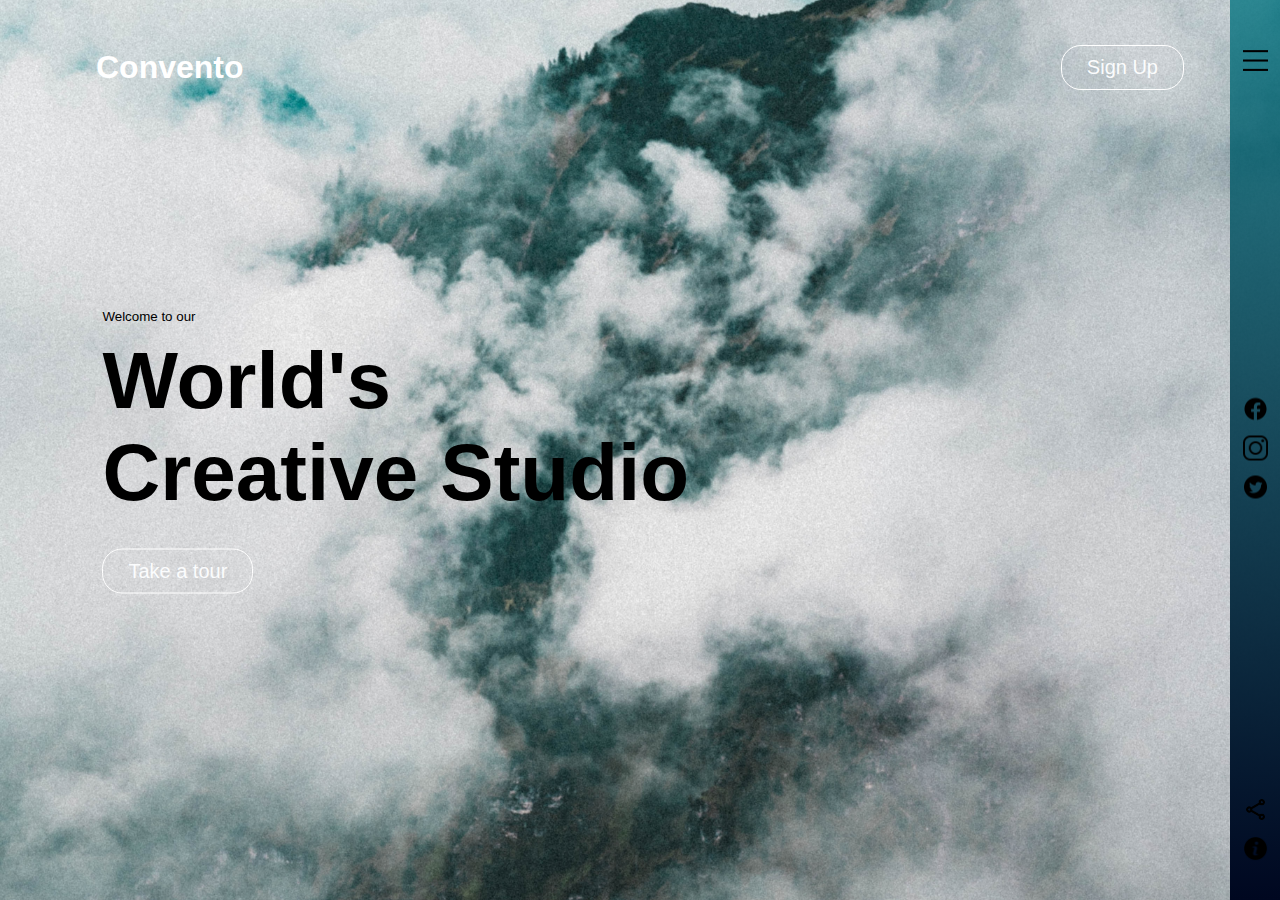
<file: bubbles effects/index.html>
<!DOCTYPE html>
<html lang="en">
<head>
    <meta charset="UTF-8">
    <meta name="viewport" content="width=device-width, initial-scale=1.0">
    <title>webpage</title>
    <link rel="stylesheet" href="index.css">
</head>
<body>
    <div class="hero">
        <div class="navbar">
            <span><h1>Convento</h1></span>
            <button type="button">Sign Up</button>
        </div>
        <div class="content">
            <small>Welcome to our</small>
            <h1>World's <br>Creative Studio</h1>
            <button type="button">Take a tour</button>
        </div>
        <div class="side-bar">
            <img src="png_images/icons8-menu-24.png" alt="image" class="menu">

            <div class="social-links">
                <img src="png_images/icons8-facebook-50.png" alt="fb">
                <img src="png_images/icons8-instagram-26.png" alt="intagram">
                <img src="png_images/icons8-twitter-circled-50.png" alt="twitter">
            </div>

            <div class="useful-links">
                <img src="png_images/icons8-share-48.png" alt="share">
                <img src="png_images/icons8-info-52.png" alt="info">
            </div>
        </div>
        <div class="bubbles">
            <img src="png_images/icons8-bubble-48.png" alt="bubble">
            <img src="png_images/icons8-bubble-48.png" alt="bubble">
            <img src="png_images/icons8-bubble-48.png" alt="bubble">
            <img src="png_images/icons8-bubble-48.png" alt="bubble">
            <img src="png_images/icons8-bubble-48.png" alt="bubble">
            <img src="png_images/icons8-bubble-48.png" alt="bubble">
            <img src="png_images/icons8-bubble-48.png" alt="bubble">
        </div>
    
    </div>
</body>
</html>
</file>
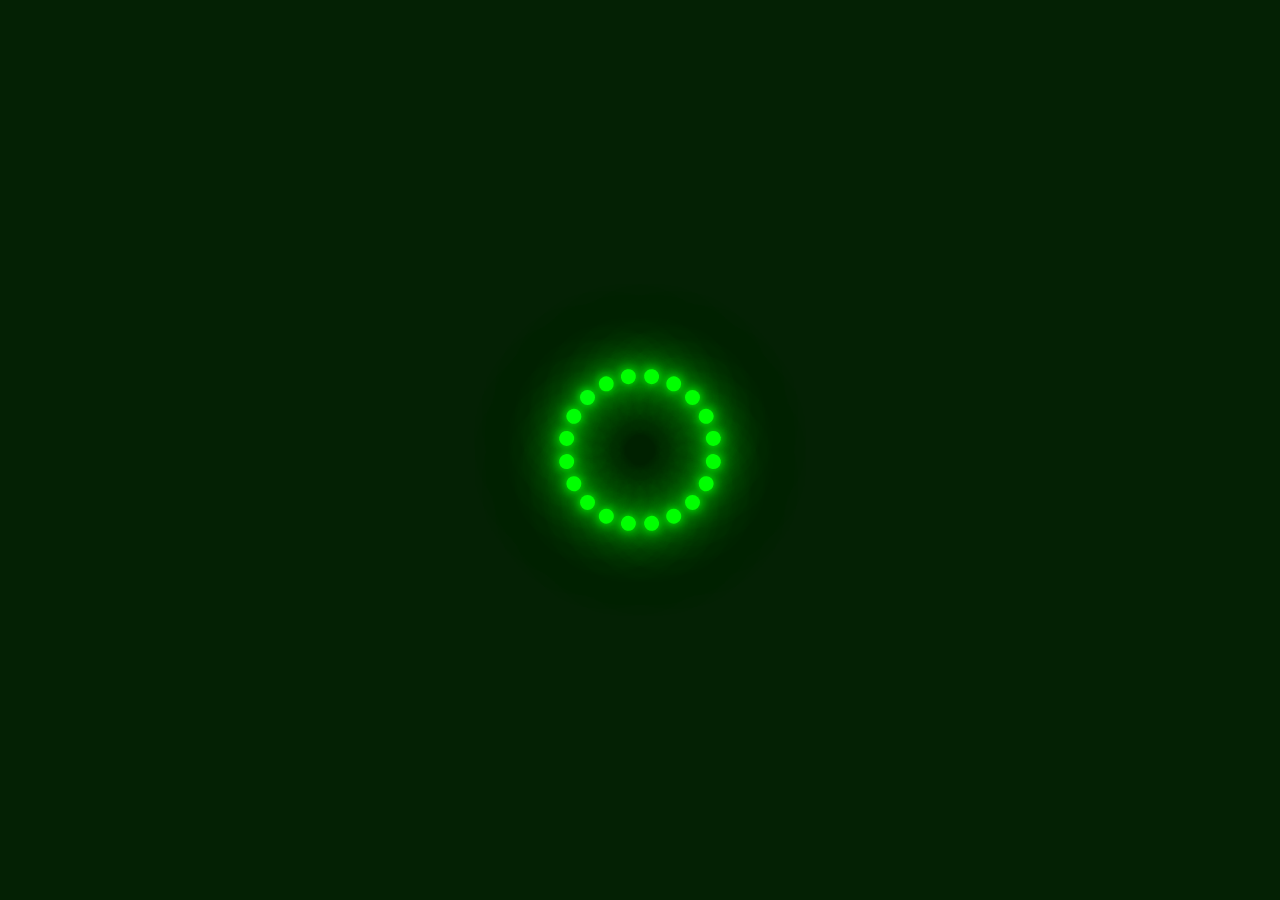
<file: led_loading_animation/index.html>
<!DOCTYPE html>
<html lang="en">
<head>
    <meta charset="UTF-8">
    <meta name="viewport" content="width=device-width, initial-scale=1.0">
    <title>Creative LED Loader Animation</title>
    <link rel="stylesheet" href="style.css">
</head>
<body>
    <section>
        <div class="loader">
            <span style="--i:1;"></span>
            <span style="--i:2;"></span>
            <span style="--i:3;"></span>
            <span style="--i:4;"></span>
            <span style="--i:5;"></span>
            <span style="--i:6;"></span>
            <span style="--i:7;"></span>
            <span style="--i:8;"></span>
            <span style="--i:9;"></span>
            <span style="--i:10;"></span>
            <span style="--i:11;"></span>
            <span style="--i:12;"></span>
            <span style="--i:13;"></span>
            <span style="--i:14;"></span>
            <span style="--i:15;"></span>
            <span style="--i:16;"></span>
            <span style="--i:17;"></span>
            <span style="--i:18;"></span>
            <span style="--i:19;"></span>
            <span style="--i:20;"></span>
        </div>
    </section>
</body>
</html>
</file>
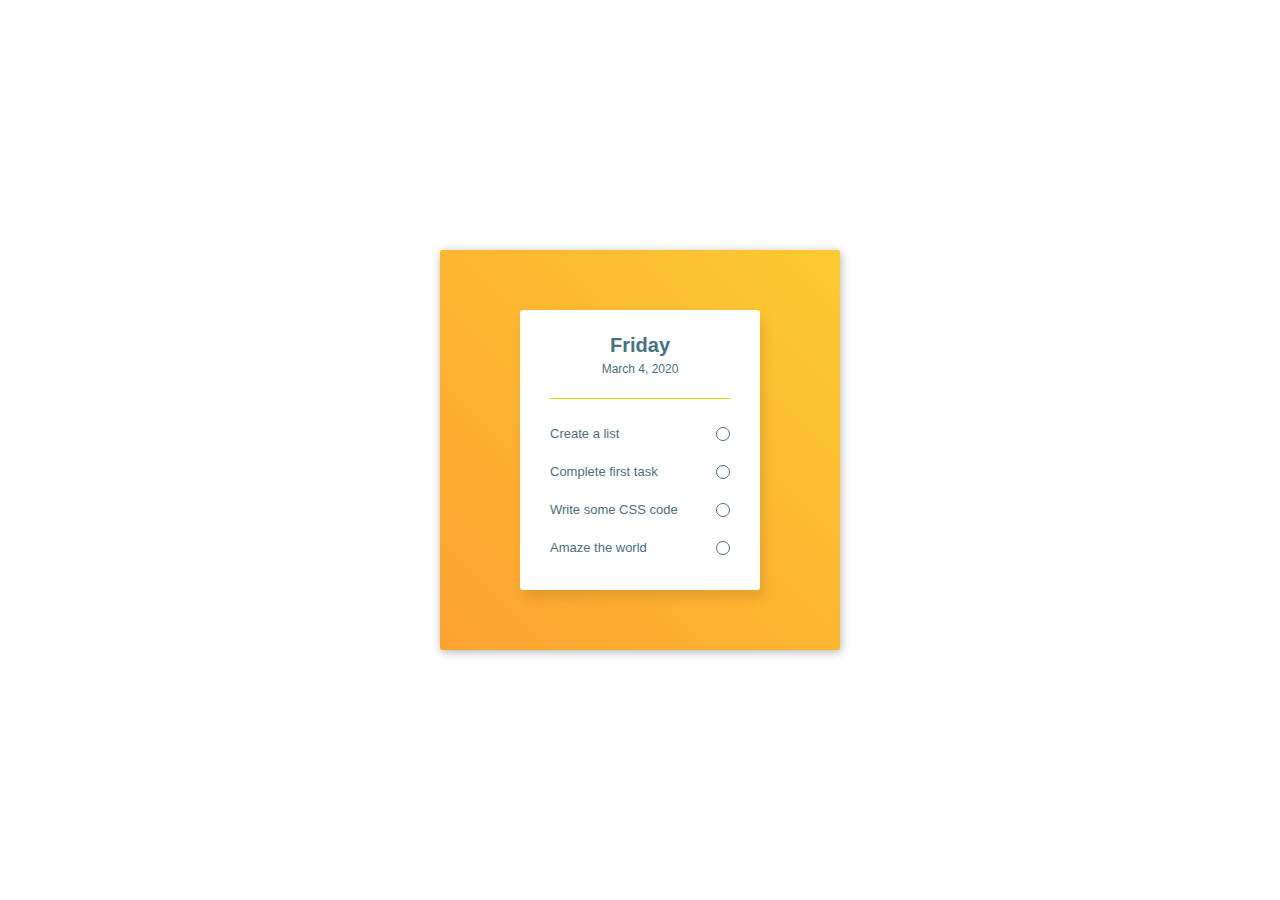
<file: list_animation/index.html>
<!DOCTYPE html>
<html lang="en">
<head>
    <meta charset="UTF-8">
    <meta name="viewport" content="width=device-width, initial-scale=1.0">
    <title>List animation</title>
    <link rel="stylesheet" href="index.css">
</head>
<body>
    <div class="frame">
        <div class="list">
              <div class="head">
                  <div class="title">Friday</div>
                  <div class="subtitle">March 4, 2020</div>
              </div>
              <ul>
                  <li>
                      <input type="checkbox" id="item-1" name="item-1"/>
                      <label for="item-1" class="text">Create a list</label>
                      <label for="item-1" class="button"></label>
      
              <svg width="15px" height="10px" class="checkmark">
                   <polyline points="1,5 6,9 14,1" />
              </svg>
              </li>
          <li>
              <input type="checkbox" id="item-2" name="item-2"/>
              <label for="item-2" class="text">Complete first task</label>
               <label for="item-2" class="button"></label>
                      <svg width="15px" height="10px" class="checkmark">
                          <polyline points="1,5 6,9 14,1" />
                      </svg>
                  </li>
                  <li>
                      <input type="checkbox" id="item-3" name="item-3" />
                      <label for="item-3" class="text">Write some CSS code</label>
                      <label for="item-3" class="button"></label>
                      <svg width="15px" height="10px" class="checkmark">
                          <polyline points="1,5 6,9 14,1" />
                      </svg>
                  </li>
                  <li>
                      <input type="checkbox" id="item-4" name="item-4" />
                      <label for="item-4" class="text">Amaze the world</label>
                      <label for="item-4" class="button"></label>
                      <svg width="15px" height="10px" class="checkmark">
                          <polyline points="1,5 6,9 14,1" />
                      </svg>
                  </li>
              </ul>
      </div>
      </div>
</body>
</html>
</file>
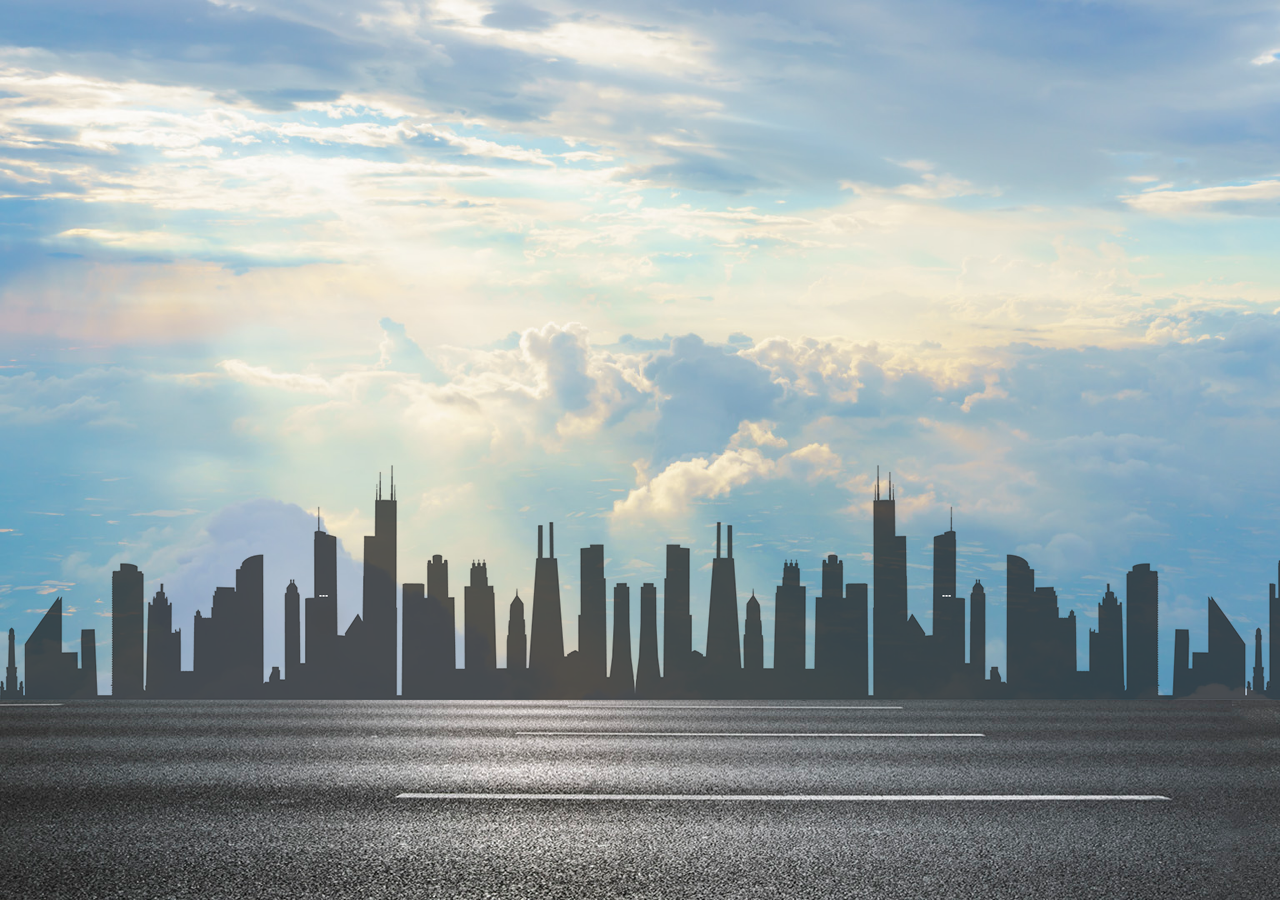
<file: car.html>
<!DOCTYPE html>	
<html>
<head>

<title>Driving Car</title>
<link rel="stylesheet" href="car.css">
</head>
<body>
<div class="sky">
    <div class="road">
    </div>
    <div class="city"></div>

</div>

</div>

 </body>
 </html>
</file>
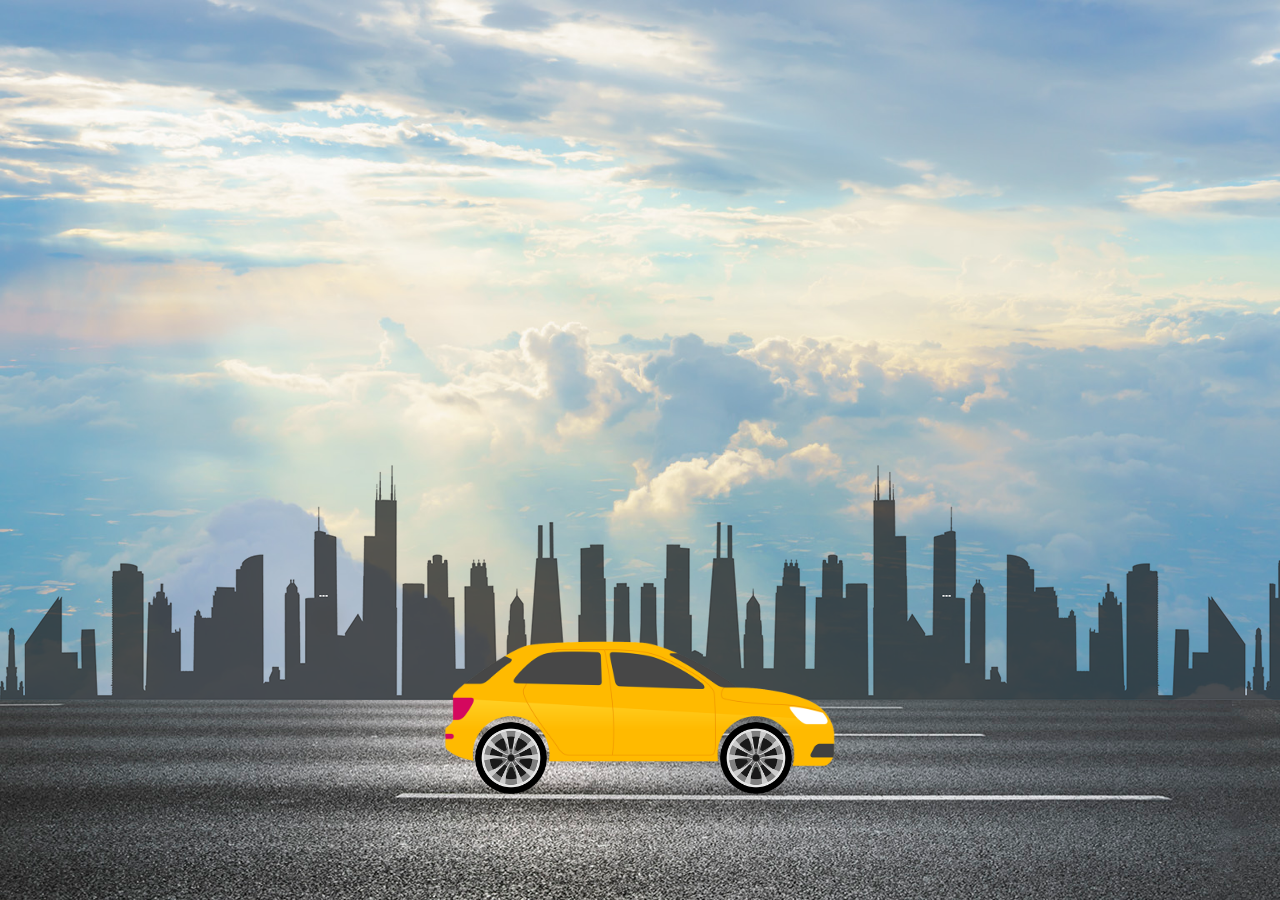
<file: driving_car/car.html>
<!DOCTYPE html>	
<html>
<head>

<title>Driving Car</title>
<link rel="stylesheet" href="car.css">
</head>
<body>
<div class="sky">
    <div class="road">
    </div>
    <div class="city"></div>
    <div class="car">
        <img src="car.png" alt="">
    </div>
    <div class="wheel">
        <img src="wheel.png" class="front">
        <img src="wheel.png" class="back">
    </div>

</div>

</div>

 </body>
 </html>
</file>
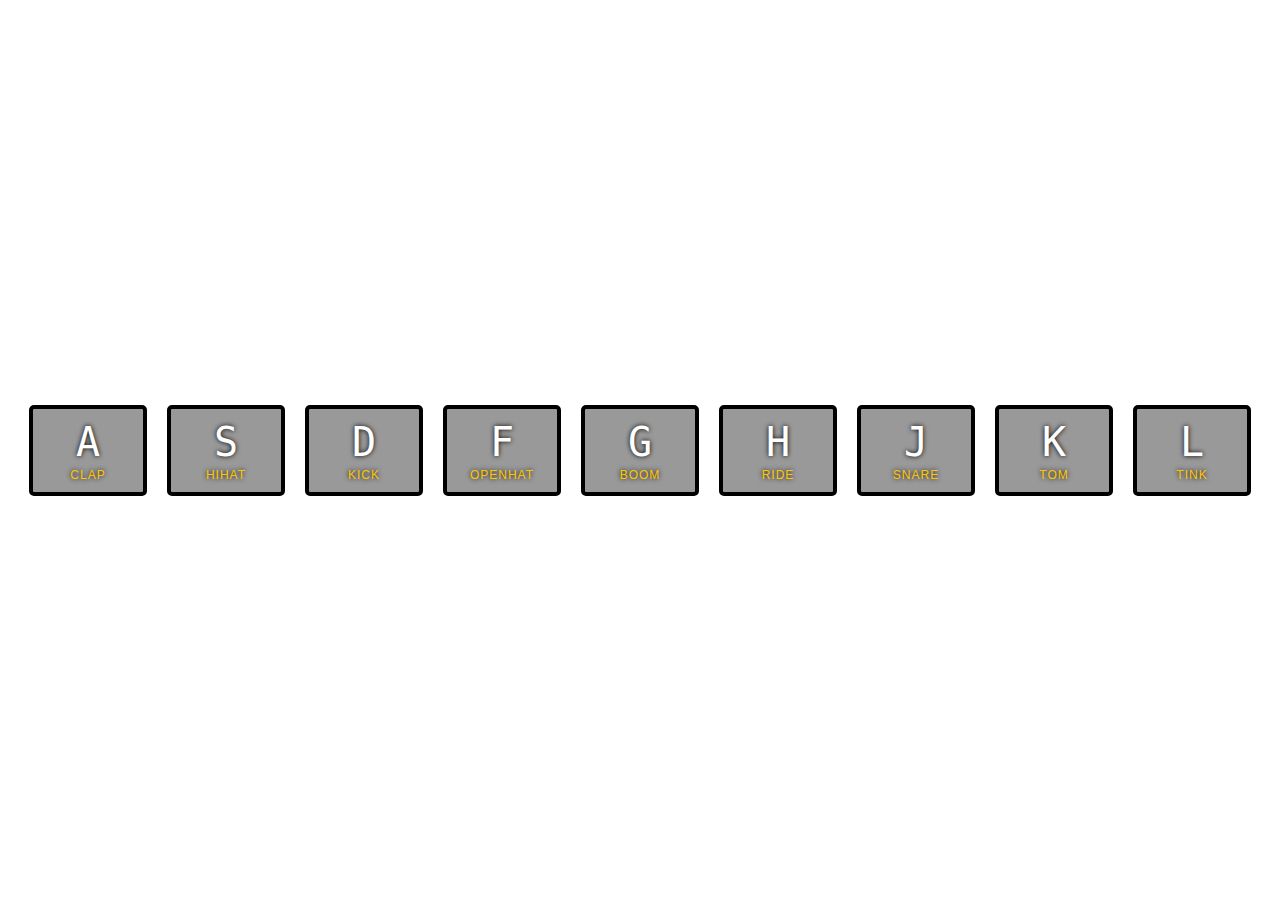
<file: Drum_kit/index.html.html>
<!DOCTYPE html>
<html lang="en">
<head>
  <meta charset="UTF-8">
  <title>JS Drum Kit</title>
  <link rel="stylesheet" href="style.css">
</head>
<body>


  <div class="keys">
    <div data-key="65" class="key">
      <kbd>A</kbd>
      <span class="sound">clap</span>
    </div>
    <div data-key="83" class="key">
      <kbd>S</kbd>
      <span class="sound">hihat</span>
    </div>
    <div data-key="68" class="key">
      <kbd>D</kbd>
      <span class="sound">kick</span>
    </div>
    <div data-key="70" class="key">
      <kbd>F</kbd>
      <span class="sound">openhat</span>
    </div>
    <div data-key="71" class="key">
      <kbd>G</kbd>
      <span class="sound">boom</span>
    </div>
    <div data-key="72" class="key">
      <kbd>H</kbd>
      <span class="sound">ride</span>
    </div>
    <div data-key="74" class="key">
      <kbd>J</kbd>
      <span class="sound">snare</span>
    </div>
    <div data-key="75" class="key">
      <kbd>K</kbd>
      <span class="sound">tom</span>
    </div>
    <div data-key="76" class="key">
      <kbd>L</kbd>
      <span class="sound">tink</span>
    </div>
  </div>

  <audio data-key="65" src="sounds/clap.wav"></audio>
  <audio data-key="83" src="sounds/hihat.wav"></audio>
  <audio data-key="68" src="sounds/kick.wav"></audio>
  <audio data-key="70" src="sounds/openhat.wav"></audio>
  <audio data-key="71" src="sounds/boom.wav"></audio>
  <audio data-key="72" src="sounds/ride.wav"></audio>
  <audio data-key="74" src="sounds/snare.wav"></audio>
  <audio data-key="75" src="sounds/tom.wav"></audio>
  <audio data-key="76" src="sounds/tink.wav"></audio>

<script>
  function removeTransition(e) {
    if (e.propertyName !== 'transform') return;
    e.target.classList.remove('playing');
  }

  function playSound(e) {
    const audio = document.querySelector(`audio[data-key="${e.keyCode}"]`);
    const key = document.querySelector(`div[data-key="${e.keyCode}"]`);
    if (!audio) return;

    key.classList.add('playing');
    audio.currentTime = 0;
    audio.play();
  }

  const keys = Array.from(document.querySelectorAll('.key'));
  keys.forEach(key => key.addEventListener('transitionend', removeTransition));
  window.addEventListener('keydown', playSound);
</script>


</body>
</html>
</file>
<file: bubbles effects/index.css>
*{
    margin:0;
    padding:0;
    font-family: sans-serif;
    
}

.hero{
    width:100%;
    height:100vh;
    background-image: url(florian-weichert-qGLuMWDiGSc-unsplash.jpg);
    background-size: cover;
    background-position:center;
    position: relative;
    overflow: hidden;
    
    
    
    
}

span h1{
    color:white;
    font-weight: 600;
    width:100px;
    cursor:pointer;
}

.navbar {
    width:85%;
    height:15%;
    margin:auto;
    display:flex;
    align-items: center;
    justify-content: space-between;
}

button{
    color:#fbfcfd;
    padding:10px 25px;
    background:transparent;
    border:1px solid #fff;
    border-radius: 20px;
    outline:none;
    cursor: pointer;
    font-size:20px;
}

.content{
    position:absolute;
    color:#000;
    top:50%;
    left:8%;
    transform: translateY(-50%);
    z-index:2

}

.content h1{
    font-size:80px;
    margin:10px 0 30px;
}

.side-bar {
    width:50px;
    height:100vh;
    background: linear-gradient(#067581cc,#000720);
    position: absolute;
    right:0;
    top:0;
}

.menu{
    display:block;
    width:25px;
    margin:48px auto 0;
    cursor:pointer;
}

.social-links img, .useful-links img{
    width: 25px;
    margin:5px auto;
    cursor:pointer;
}

.social-links{
    width:50px;
    text-align:center;
    position: absolute;
    top:50%;
    transform:translateY(-50%);
}

.useful-links{
    width:50px;
    text-align:center;
    position: absolute;
    bottom:30px;
}

.bubbles img{
    animation:bubble 7s linear infinite;
}

.bubbles {
    width:100%;
    display:flex;
    bottom:-70px;
    align-items:center;
    position:absolute;
    justify-content: space-around;
}

@keyframes bubble{
    0%{
        transform:translateY(0);
        opacity: 0;
    }
    50%{
        
        opacity: 1;
    }
    70%{
       
        opacity: 1;
    }
    100%{
        transform:translateY(-90vh);
        opacity: 0.2;
    }
}

.bubbles img:nth-child(1){
    animation-delay: 2s;
    width:25px;
}
.bubbles img:nth-child(2){
    animation-delay: 1s;
    
}
.bubbles img:nth-child(3){
    animation-delay: 3s;
    width:40px;
}
.bubbles img:nth-child(4){
    animation-delay: 0s;

}
.bubbles img:nth-child(5){
    animation-delay: 4.2s;
}
.bubbles img:nth-child(6){
    animation-delay: 2.9s;
    width:35px;
}
.bubbles img:nth-child(7){
    animation-delay: 3.5s;
}
</file>
<file: led_loading_animation/style.css>
*
{
    margin: 0;
    padding: 0;
    box-sizing: border-box;
}
section 
{
 display: flex;
 justify-content: center;
 align-items: center;
 min-height: 100vh;
 background: #042104;
 animation: animateBg 10s linear infinite;
}
@keyframes animateBg
{
    0%
    {
        filter: hue-rotate(0deg);
    }
    100%
    {
        filter: hue-rotate(360deg);
    }
}
section .loader
{
    position: relative;
    width: 120px;
    height: 120px;
}
section .loader span
{
    position: absolute;
    top:0;
    left:0;
    width:100%;
    height:100%;
    transform: rotate(calc(18deg * var(--i)));
}
section .loader span::before
{
    content: "";
    position: absolute;
    top:0;
    left: 0;
    width: 15px;
    height:15px;
    border-radius: 50%;
    background: #00ff0a;
    box-shadow: 0 0 10px  #00ff0a,
                0 0 20px  #00ff0a,
                0 0 40px  #00ff0a,
                0 0 60px  #00ff0a,
                0 0 80px  #00ff0a,
                0 0 100px  #00ff0a;
    animation: animate 2s linear infinite;
    animation-delay: calc(0.1s * var(--i));
}
@keyframes animate 
{
    0%
    {
        transform:scale(1);
    }
    80%,100%
    {
        transform:scale(0);
    }
}
</file>
<file: list_animation/index.css>
.frame {
  position: absolute;
  top: 50%;
  left: 50%;
  width: 400px;
  height: 400px;
  margin-top: -200px;
  margin-left: -200px;
  border-radius: 2px;
  box-shadow: 1px 2px 10px 0px rgba(0,0,0,0.3);
  background: #FDA231;
  background: -webkit-linear-gradient(bottom left, #FDA231 0%, #FDCA31 100%);
  background: -moz-linear-gradient(bottom left, #FDA231 0%, #FDCA31 100%);
  background: -o-linear-gradient(bottom left, #FDA231 0%, #FDCA31 100%);
  background: linear-gradient(to top right, #FDA231 0%, #FDCA31 100%); 
  filter: progid:DXImageTransform.Microsoft.gradient( startColorstr='#FDA231', endColorstr='#FDCA31',GradientType=1 );
  color: #497081;
    font-family: 'Open Sans', Helvetica, sans-serif;
    -webkit-font-smoothing: antialiased;
    -moz-osx-font-smoothing: grayscale;
}

.list {
  position: absolute;
    width: 240px;
    height: 280px;
    top: 60px;
    left: 80px;
    background: #FFFFFF;
    box-shadow: 4px 8px 12px 0px rgba(0,0,0,0.10);
    border-radius: 3px;
    
}
    .list .head {
            padding:20px 0;
            margin:0 30px;
            border-bottom:1px solid #d4de00;
    }


	.title {
		font-weight:600;
		font-size:20px;
		line-height:30px;
		text-align:center;
	}
	
	.subtitle {
		font-size: 12px;
		line-height:18px;
		text-align:center;
	}
	
	ul {
		list-style:none;
		padding: 4px 0;
		margin: 0 30px;
        
    }
		li {
			position: relative;
			display:block;
			margin:24px 0;
			height:14px;
		}
		
		.text {
			float:left;
			font-size:13px;
			line-height:14px;
			cursor:pointer;
			transition: all .3s ease-in-out;
		}
		
		.button {
			position:relative;
			z-index:2;
			box-sizing:border-box;
			float:right;
			width:14px;
			height:14px;
			border:1px solid #497081;
			border-radius:50%;
			cursor:pointer;
			transition:all .4s ease-out .5s;
		}
		
		.checkmark {
			position:absolute;
			top:2px;
			right:0;
			stroke:#c8d4d9;
			fill:none;
			stroke-width: 1.5;
			stroke-dasharray: 30 30;
			stroke-dashoffset:30;
			transition: all .5s ease-out;
		}
		
		input {
			display:none;
        }
			input:checked ~ .text {
				color:#c8d4d9;
			}
			
			input:checked ~ .button {
				transition: all .4s ease-in;
				transform: scale(1.5);
				opacity:0;
			}
			
			input:checked ~ .checkmark {
				stroke-dashoffset:0;
				transition: all .5s ease-out .4s;
			}
</file>
<file: car.css>
* {
    margin: 0;
    padding: 0;
}

.sky {
    height: 100vh;
    width: 100%;
    background-image: url(sky.jpg);
    background-size: cover ;
    background-position: center ;
    position: relative;
    overflow-x: hidden;
}
.road {
    height: 200px;
    width: 500%;
    display: block;
    background-image: url(road.jpg);
    position: absolute;
    bottom: 0;
    left: 0;
    right: 0;
    z-index: 1;
    background-repeat: repeat-x;
    animation: road 5s linear infinite;
}

@keyframes road
{
    100%{
        transform: translateX(-3400px);
    }
}

.city{
    height: 250px;
    width: 500%;
    display: block;
    background-image: url(city.png);
    position: absolute;
    bottom: 200px;
    left: 0;
    right: 0;
    z-index: 1;
    background-repeat: repeat-x;
    animation: city 5s linear infinite;
}

@keyframes city
{
    100%{
        transform: translateX(-1600px);
    }
}

.car{
    width: 400px;
    left: 50%;
    bottom: 100px;
    transform: translateX(-50%);
    position: absolute;
    z-index: 2;
}
.car img{
    width: 100%;
    animation: car 1s linear infinite;
}

@keyframes car
{
    100%{
        transform: translateX(-1px);
    }
    50%{
        transform: translateY(1px);
    }
    0%{
        transform: translateY(-1px);
    }
}

.wheel {
    left: 50%;
    bottom: 178px;
    transform: translateX(-50%);
    position: absolute;
    z-index: 2;
    
}
.wheel img{
    width:  72px;
    height: 72px;
    animation: wheel 1s linear infinite;
}
.back {
    left: -165px;
    position: absolute;
}
.front {
    left: 80px;
    position: absolute;
}
@keyframes wheel{
    100%{
        transform: rotate(360deg);
    }
}
</file>
<file: driving_car/car.css>
* {
    margin: 0;
    padding: 0;
}

.sky {
    height: 100vh;
    width: 100%;
    background-image: url(sky.jpg);
    background-size: cover ;
    background-position: center ;
    position: relative;
    overflow-x: hidden;
}
.road {
    height: 200px;
    width: 500%;
    display: block;
    background-image: url(road.jpg);
    position: absolute;
    bottom: 0;
    left: 0;
    right: 0;
    z-index: 1;
    background-repeat: repeat-x;
    animation: road 5s linear infinite;
}

@keyframes road
{
    100%{
        transform: translateX(-3400px);
    }
}

.city{
    height: 250px;
    width: 500%;
    display: block;
    background-image: url(city.png);
    position: absolute;
    bottom: 200px;
    left: 0;
    right: 0;
    z-index: 1;
    background-repeat: repeat-x;
    animation: city 5s linear infinite;
}

@keyframes city
{
    100%{
        transform: translateX(-1600px);
    }
}

.car{
    width: 400px;
    left: 50%;
    bottom: 100px;
    transform: translateX(-50%);
    position: absolute;
    z-index: 2;
}
.car img{
    width: 100%;
    animation: car 1s linear infinite;
}

@keyframes car
{
    100%{
        transform: translateX(-1px);
    }
    50%{
        transform: translateY(1px);
    }
    0%{
        transform: translateY(-1px);
    }
}

.wheel {
    left: 50%;
    bottom: 178px;
    transform: translateX(-50%);
    position: absolute;
    z-index: 2;
    
}
.wheel img{
    width:  72px;
    height: 72px;
    animation: wheel 1s linear infinite;
}
.back {
    left: -165px;
    position: absolute;
}
.front {
    left: 80px;
    position: absolute;
}
@keyframes wheel{
    100%{
        transform: rotate(360deg);
    }
}
</file>
<file: Drum_kit/style.css>
html {
  font-size: 10px;
  background: url('https://images.unsplash.com/photo-1506704888326-3b8834edb40a?ixlib=rb-1.2.1&ixid=eyJhcHBfaWQiOjEyMDd9&auto=format&fit=crop&w=750&q=80') bottom center;
  background-size: cover;
}

body,html {
  margin: 0;
  padding: 0;
  font-family: sans-serif;
}

.keys {
  display: flex;
  flex: 1;
  min-height: 100vh;
  align-items: center;
  justify-content: center;
}

.key {
  border: .4rem solid black;
  border-radius: .5rem;
  margin: 1rem;
  font-size: 1.5rem;
  padding: 1rem .5rem;
  transition: all .07s ease;
  width: 10rem;
  text-align: center;
  color: white;
  background: rgba(0,0,0,0.4);
  text-shadow: 0 0 .5rem black;
}

.playing {
  transform: scale(1.1);
  border-color: #ffc600;
  box-shadow: 0 0 1rem #ffc600;
}

kbd {
  display: block;
  font-size: 4rem;
}

.sound {
  font-size: 1.2rem;
  text-transform: uppercase;
  letter-spacing: .1rem;
  color: #ffc600;
}
</file>
